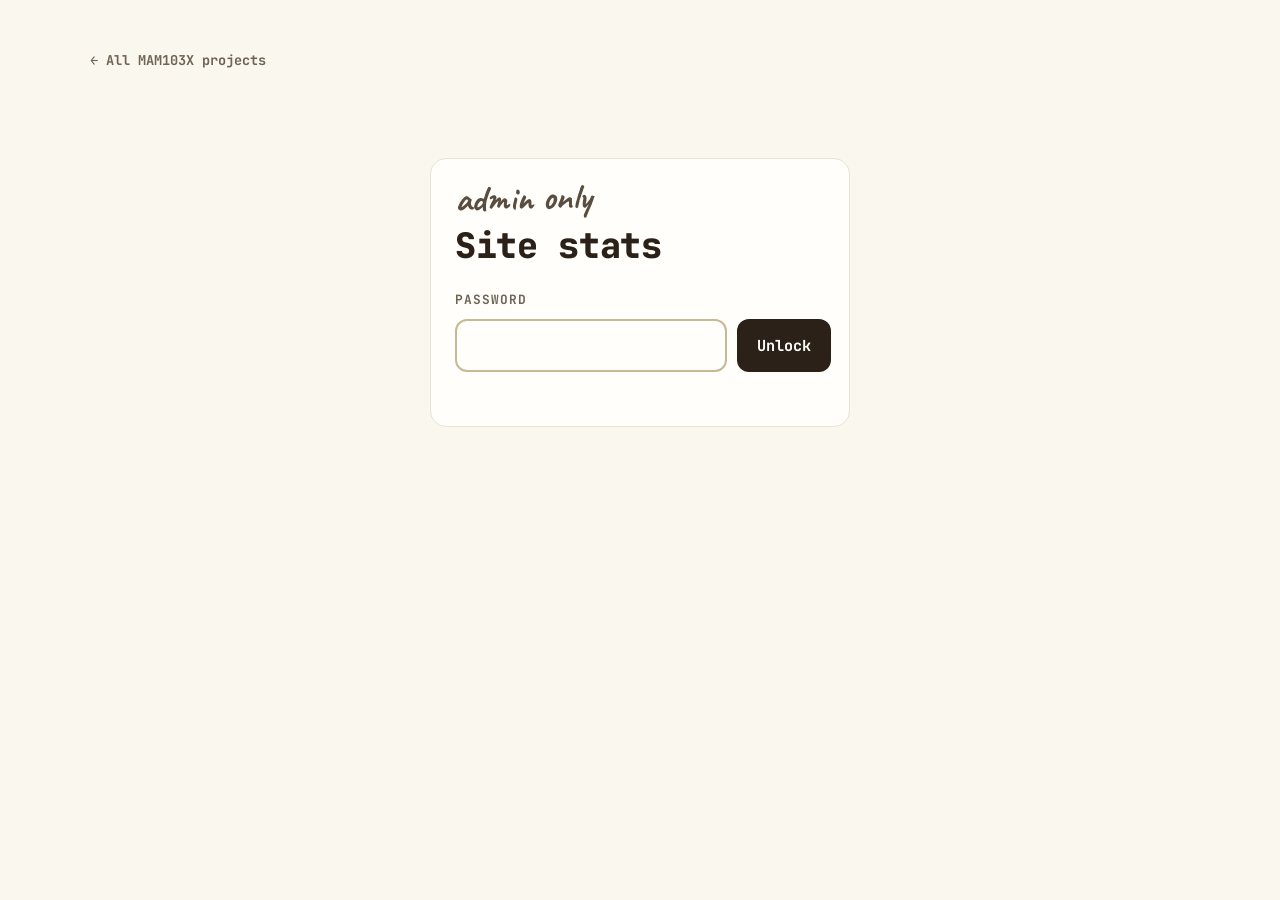
<file: public/Interactive/Admin/index.html>
<!doctype html>
<html lang="en">
<head>
<meta charset="utf-8">
<meta name="viewport" content="width=device-width, initial-scale=1">
<meta name="robots" content="noindex, nofollow">
<title>Admin · Interactive MAM103X</title>
<link rel="preconnect" href="https://fonts.googleapis.com">
<link rel="preconnect" href="https://fonts.gstatic.com" crossorigin>
<link rel="stylesheet" href="https://fonts.googleapis.com/css2?family=Caveat:wght@500;700&family=JetBrains+Mono:wght@500;700;800&display=swap">
<style>
/* Same ivory look as the hub; the data is the only loud thing */
:root {
  --sand: #faf7ee;
  --cream: #fffefa;
  --edge: #ebe3d1;
  --grid: #efe9db;
  --ink: #2b2118;
  --muted: #6f6355;
  --soft: #8a7a66;
  --series-1: #2a78d6;   /* views */
  --series-2: #eb6834;   /* visitors */
  --good: #2f7a52;
  --bad: #b5573d;
  --f-script: "Caveat", "Segoe Print", "Bradley Hand", cursive;
  --f-mono: "JetBrains Mono", ui-monospace, "SFMono-Regular", Menlo, Consolas, monospace;
  --f-body: system-ui, -apple-system, "Segoe UI", Roboto, "Helvetica Neue", Arial, sans-serif;
  color-scheme: light;
}
* { box-sizing: border-box; }
html, body { margin: 0; }
body {
  background: var(--sand);
  color: var(--ink);
  font: 16px/1.5 var(--f-body);
  padding: 48px 16px 80px;
  min-height: 100vh;
}
.wrap { max-width: 1100px; margin: 0 auto; }
[hidden] { display: none !important; }
button { font: inherit; color: inherit; }

.back { font: 700 0.85rem/1 var(--f-mono); color: var(--muted); text-decoration: none; display: inline-block; margin-bottom: 18px; }
.back:hover { color: var(--ink); }
.byline { font: 700 clamp(1.8rem, 5vw, 2.3rem)/1 var(--f-script); color: #5a4d3f; margin: 0 0 10px; transform: rotate(-1deg); transform-origin: left; }
h1 { font: 800 clamp(1.6rem, 4.5vw, 2.2rem)/1.1 var(--f-mono); letter-spacing: -0.01em; margin: 0; }
h2 { font: 700 1.05rem/1.2 var(--f-mono); margin: 0; }
.sub { color: var(--muted); font-size: 0.9rem; margin: 4px 0 0; }

.panel { background: var(--cream); border: 1px solid var(--edge); border-radius: 16px; padding: 22px 24px; min-width: 0; }

/* ---------- login ---------- */
#login { max-width: 420px; margin: 8vh auto 0; }
#login form { margin-top: 28px; display: grid; gap: 12px; }
#login label { font: 700 0.8rem/1 var(--f-mono); letter-spacing: 0.08em; text-transform: uppercase; color: var(--muted); }
#login .row { display: flex; gap: 10px; }
#login input {
  flex: 1; min-width: 0; font: 500 1rem/1 var(--f-mono); color: var(--ink);
  background: var(--cream); border: 2px solid var(--edge); border-radius: 12px; padding: 14px 16px;
}
#login input:focus-visible { outline: none; border-color: #c9b894; }
.btn {
  font: 700 0.95rem/1 var(--f-mono); background: var(--ink); color: var(--cream);
  border: 0; border-radius: 12px; padding: 14px 20px; cursor: pointer;
}
.btn:disabled { opacity: 0.6; cursor: wait; }
.btn.ghost { background: transparent; color: var(--muted); border: 1px solid var(--edge); padding: 9px 14px; font-size: 0.85rem; }
.btn.ghost:hover { color: var(--ink); border-color: #c9b894; }
.err { color: var(--bad); font: 500 0.9rem var(--f-mono); min-height: 1.4em; margin: 0; }

/* ---------- dashboard ---------- */
.top { display: flex; flex-wrap: wrap; align-items: flex-end; justify-content: space-between; gap: 18px; margin-bottom: 26px; }
.controls { display: flex; flex-wrap: wrap; gap: 10px; align-items: center; }
.seg { display: inline-flex; background: var(--cream); border: 1px solid var(--edge); border-radius: 12px; padding: 3px; }
.seg button { border: 0; background: none; padding: 7px 12px; border-radius: 9px; font: 700 0.8rem/1 var(--f-mono); color: var(--muted); cursor: pointer; }
.seg button[aria-pressed="true"] { background: var(--ink); color: var(--cream); }
.status { font: 500 0.78rem/1 var(--f-mono); color: var(--soft); }

.filter { display: flex; align-items: center; gap: 10px; flex-wrap: wrap; margin: -8px 0 22px; font: 500 0.9rem var(--f-mono); color: var(--muted); }
.chip { display: inline-flex; align-items: center; gap: 8px; background: var(--ink); color: var(--cream); border: 0; border-radius: 999px; padding: 6px 8px 6px 14px; font: 700 0.85rem/1 var(--f-mono); cursor: pointer; }
.chip span { display: inline-grid; place-items: center; width: 20px; height: 20px; border-radius: 50%; background: rgba(255,255,255,0.18); }

.kpis { display: grid; grid-template-columns: repeat(auto-fit, minmax(170px, 1fr)); gap: 14px; margin-bottom: 18px; }
.kpi { padding: 18px 20px; }
.kpi .label { font: 700 0.72rem/1.2 var(--f-mono); letter-spacing: 0.08em; text-transform: uppercase; color: var(--muted); }
.kpi .value { font: 700 1.9rem/1.1 var(--f-body); margin-top: 8px; letter-spacing: -0.01em; }
.kpi .delta { font: 500 0.8rem/1.3 var(--f-mono); color: var(--soft); margin-top: 6px; }
.kpi .delta b { font-weight: 700; }
.kpi .delta .up { color: var(--good); }
.kpi .delta .down { color: var(--bad); }
.kpi.hero .value { font-size: 3rem; }
.live-dot { display: inline-block; width: 8px; height: 8px; border-radius: 50%; background: var(--good); margin-right: 6px; vertical-align: 2px; }

.chart-head { display: flex; flex-wrap: wrap; justify-content: space-between; align-items: baseline; gap: 8px 18px; margin-bottom: 12px; }
.legend { display: flex; gap: 16px; font: 500 0.82rem var(--f-mono); color: var(--muted); }
.legend i { display: inline-block; width: 14px; height: 3px; border-radius: 2px; vertical-align: middle; margin-right: 6px; }
.chart { position: relative; width: 100%; }
.chart svg { display: block; width: 100%; overflow: visible; }
.axis text { font: 500 11px var(--f-mono); fill: var(--soft); }
.gridline { stroke: var(--grid); stroke-width: 1; }
.baseline { stroke: var(--edge); stroke-width: 1; }
.endlabel { font: 700 11px var(--f-mono); fill: var(--muted); }
.crosshair { stroke: var(--soft); stroke-width: 1; }
.empty-chart { color: var(--soft); font: 500 0.9rem var(--f-mono); padding: 50px 0; text-align: center; }

.section-title { display: flex; justify-content: space-between; align-items: baseline; gap: 12px; margin: 34px 0 14px; }
.section-title p { margin: 0; color: var(--soft); font: 500 0.82rem var(--f-mono); }

.projects { display: grid; grid-template-columns: repeat(auto-fill, minmax(250px, 1fr)); gap: 14px; }
.proj { text-align: left; cursor: pointer; display: grid; gap: 10px; transition: border-color 0.15s, box-shadow 0.15s; padding: 18px 20px; }
.proj:hover { border-color: #c9b894; }
.proj:focus-visible { outline: 3px solid var(--series-1); outline-offset: 3px; }
.proj[aria-pressed="true"] { border-color: var(--ink); box-shadow: 0 0 0 1px var(--ink); }
.proj .name { display: flex; justify-content: space-between; align-items: baseline; gap: 8px; }
.proj .name h3 { font: 700 1rem/1.2 var(--f-mono); margin: 0; }
.proj .name a { font: 700 0.78rem var(--f-mono); color: var(--muted); text-decoration: none; white-space: nowrap; }
.proj .name a:hover { color: var(--ink); }
.proj .big { font: 700 1.6rem/1 var(--f-body); }
.proj .big small { font: 500 0.8rem var(--f-mono); color: var(--muted); margin-left: 6px; }
.share { height: 6px; border-radius: 3px; background: var(--grid); overflow: hidden; }
.share i { display: block; height: 100%; background: var(--series-1); border-radius: 3px; }
.proj dl { display: grid; grid-template-columns: repeat(3, 1fr); gap: 4px; margin: 0; }
.proj dt { font: 700 0.65rem/1.2 var(--f-mono); letter-spacing: 0.06em; text-transform: uppercase; color: var(--soft); }
.proj dd { margin: 2px 0 0; font: 600 0.92rem var(--f-body); font-variant-numeric: tabular-nums; }
.proj .last { font: 500 0.75rem var(--f-mono); color: var(--soft); }

.breakdown { display: grid; grid-template-columns: repeat(auto-fit, minmax(240px, 1fr)); gap: 14px; }
.rank { list-style: none; margin: 14px 0 0; padding: 0; display: grid; gap: 10px; }
.rank li { display: grid; grid-template-columns: minmax(0, 1fr) auto; gap: 4px 10px; font-size: 0.9rem; }
.rank .n { font: 600 0.85rem var(--f-mono); color: var(--muted); font-variant-numeric: tabular-nums; }
.rank .nm { overflow: hidden; text-overflow: ellipsis; white-space: nowrap; }
.rank .bar { grid-column: 1 / -1; height: 5px; border-radius: 3px; background: var(--grid); }
.rank .bar i { display: block; height: 100%; border-radius: 3px; background: var(--series-1); }
.rank .none { color: var(--soft); font: 500 0.85rem var(--f-mono); }

.table-wrap { overflow-x: auto; margin-top: 10px; }
table { width: 100%; border-collapse: collapse; font-size: 0.88rem; }
th { text-align: left; font: 700 0.7rem/1.2 var(--f-mono); letter-spacing: 0.06em; text-transform: uppercase; color: var(--soft); padding: 8px 10px; border-bottom: 1px solid var(--edge); white-space: nowrap; }
td { padding: 9px 10px; border-bottom: 1px solid var(--grid); white-space: nowrap; font-variant-numeric: tabular-nums; }
td.num, th.num { text-align: right; }
tr:last-child td { border-bottom: 0; }

#tip {
  position: fixed; z-index: 10; pointer-events: none; background: var(--ink); color: var(--cream);
  border-radius: 10px; padding: 9px 12px; font: 500 0.8rem/1.45 var(--f-mono); box-shadow: 0 10px 24px -12px rgba(40, 25, 10, 0.6);
  min-width: 120px;
}
#tip b { display: block; font-weight: 700; margin-bottom: 3px; }
#tip .row { display: flex; align-items: center; gap: 8px; justify-content: space-between; }
#tip .row i { width: 10px; height: 3px; border-radius: 2px; display: inline-block; margin-right: 6px; }

.note { margin-top: 40px; color: var(--soft); font-size: 0.82rem; text-align: center; }

@media (max-width: 560px) {
  body { padding-top: 32px; }
  .panel { padding: 18px; }
  .kpi.hero .value { font-size: 2.3rem; }
}
@media (prefers-reduced-motion: reduce) { .proj { transition: none; } }
</style>
</head>
<body>
<div class="wrap">
  <a class="back" href="/Interactive/">← All MAM103X projects</a>

  <!-- ---------- password gate ---------- -->
  <section id="login" class="panel" hidden>
    <p class="byline">admin only</p>
    <h1>Site stats</h1>
    <form id="login-form" autocomplete="off">
      <label for="pw">Password</label>
      <div class="row">
        <input id="pw" type="password" autocomplete="current-password" required autofocus>
        <button class="btn" id="unlock" type="submit">Unlock</button>
      </div>
      <p class="err" id="login-err" aria-live="polite"></p>
    </form>
  </section>

  <!-- ---------- dashboard ---------- -->
  <main id="dash" hidden>
    <div class="top">
      <div>
        <p class="byline">how's it going</p>
        <h1>Interactive MAM103X stats</h1>
      </div>
      <div class="controls">
        <div class="seg" role="group" aria-label="Time range" id="range">
          <button type="button" data-days="1">24 hours</button>
          <button type="button" data-days="7">7 days</button>
          <button type="button" data-days="30">30 days</button>
          <button type="button" data-days="90">90 days</button>
          <button type="button" data-days="0">All time</button>
        </div>
        <button class="btn ghost" type="button" id="refresh">Refresh</button>
        <button class="btn ghost" type="button" id="logout">Lock</button>
      </div>
    </div>

    <div class="filter" id="filter">
      <span id="filter-label">Whole site</span>
      <button class="chip" type="button" id="clear-filter" hidden>
        <em id="filter-name"></em><span aria-hidden="true">✕</span>
      </button>
      <span class="status" id="status" aria-live="polite"></span>
    </div>

    <div class="kpis" id="kpis"></div>

    <section class="panel">
      <div class="chart-head">
        <div>
          <h2 id="daily-title">Views per day</h2>
          <p class="sub">A view is one page open. A visitor is one browser.</p>
        </div>
        <div class="legend">
          <span><i style="background:var(--series-1)"></i>Views</span>
          <span><i style="background:var(--series-2)"></i>Visitors</span>
        </div>
      </div>
      <div class="chart" id="daily"></div>
    </section>

    <div class="section-title">
      <h2>Projects</h2>
      <p>Click a project to filter everything to it</p>
    </div>
    <div class="projects" id="projects"></div>

    <div class="section-title">
      <h2 id="breakdown-title">Where visits come from</h2>
    </div>
    <div class="breakdown">
      <section class="panel"><h2>Referrers</h2><ol class="rank" id="referrers"></ol></section>
      <section class="panel"><h2>Countries</h2><ol class="rank" id="countries"></ol></section>
      <section class="panel"><h2>Devices</h2><ol class="rank" id="devices"></ol></section>
      <section class="panel">
        <h2>Time of day</h2>
        <p class="sub">Views by hour, South African time</p>
        <div class="chart" id="hours"></div>
      </section>
    </div>

    <div class="section-title">
      <h2>Latest visits</h2>
      <p>Most recent 25</p>
    </div>
    <section class="panel">
      <div class="table-wrap">
        <table>
          <thead><tr><th>When</th><th>Page</th><th>From</th><th>Country</th><th>Device</th><th class="num">Time on page</th><th class="num">Clicks &amp; keys</th></tr></thead>
          <tbody id="recent"></tbody>
        </table>
      </div>
    </section>

    <p class="note">Counts are anonymous: a random id per browser, no names, no IP addresses. Visits from before the tracker was added aren't included.</p>
  </main>
</div>
<div id="tip" hidden></div>

<script>
(() => {
  const $ = id => document.getElementById(id);
  const KEY = "mam103x_admin";
  const NS = "http://www.w3.org/2000/svg";
  const DAY = 86400000;
  let password = "";
  try { password = sessionStorage.getItem(KEY) || ""; } catch {}
  let days = 30, project = "", data = null, timer = null;
  try { days = +(localStorage.getItem(KEY + "_days") ?? 30); } catch {}

  /* ---------- formatting ---------- */
  const esc = s => String(s).replace(/[&<>"']/g, c => ({ "&": "&amp;", "<": "&lt;", ">": "&gt;", '"': "&quot;", "'": "&#39;" }[c]));
  const num = n => Math.round(n).toLocaleString("en-US");
  const compact = n => n >= 10000 ? (n / 1000).toFixed(n >= 100000 ? 0 : 1).replace(/\.0$/, "") + "K" : num(n);
  const dec = n => n >= 10 ? num(n) : n.toFixed(1);
  const dur = s => {
    s = Math.round(s);
    if (!s) return "–";
    if (s < 60) return s + "s";
    if (s < 3600) return Math.floor(s / 60) + "m " + String(s % 60).padStart(2, "0") + "s";
    return Math.floor(s / 3600) + "h " + String(Math.floor(s / 60) % 60).padStart(2, "0") + "m";
  };
  const ago = ts => {
    const s = (Date.now() - ts) / 1000;
    if (s < 60) return "just now";
    if (s < 3600) return Math.floor(s / 60) + " min ago";
    if (s < 86400) return Math.floor(s / 3600) + " h ago";
    if (s < 86400 * 30) return Math.floor(s / 86400) + " d ago";
    return new Date(ts).toLocaleDateString("en-ZA", { day: "numeric", month: "short", year: "numeric" });
  };
  const pageName = p => p === "Home" ? "Hub page" : p.replace(/([a-z])([A-Z])/g, "$1 $2");
  const pageHref = p => p === "Home" ? "/Interactive/" : "/Interactive/" + encodeURIComponent(p) + "/";
  let regions = null;
  try { regions = new Intl.DisplayNames(["en"], { type: "region" }); } catch {}
  const country = c => {
    if (!c) return "Unknown";
    if (c === "T1") return "Tor network";
    if (c === "XX") return "Unknown";
    const flag = /^[A-Z]{2}$/.test(c) ? String.fromCodePoint(...[...c].map(ch => 0x1f1a5 + ch.charCodeAt(0))) + " " : "";
    let name = c;
    try { name = regions ? regions.of(c) : c; } catch {}
    return flag + name;
  };
  const dateLabel = (d, withYear) => new Date(d + "T12:00:00Z").toLocaleDateString("en-ZA", { day: "numeric", month: "short", ...(withYear ? { year: "numeric" } : {}), timeZone: "UTC" });
  const addDay = (d, n) => new Date(Date.parse(d + "T12:00:00Z") + n * DAY).toISOString().slice(0, 10);
  const niceMax = v => {
    if (v <= 4) return 4;
    const p = Math.pow(10, Math.floor(Math.log10(v))), m = v / p;
    return (m <= 1 ? 1 : m <= 2 ? 2 : m <= 2.5 ? 2.5 : m <= 5 ? 5 : 10) * p;
  };

  /* ---------- tooltip ---------- */
  const tip = $("tip");
  function showTip(html, x, y) {
    tip.innerHTML = html;
    tip.hidden = false;
    const r = tip.getBoundingClientRect();
    let left = x + 14, top = y - r.height - 12;
    if (left + r.width > innerWidth - 8) left = x - r.width - 14;
    if (top < 8) top = y + 16;
    tip.style.left = Math.max(8, left) + "px";
    tip.style.top = top + "px";
  }
  const hideTip = () => { tip.hidden = true; };
  const tipRow = (color, label, value) =>
    `<div class="row"><span>${color ? `<i style="background:${color}"></i>` : ""}${label}</span><span>${value}</span></div>`;

  /* ---------- svg helpers ---------- */
  const el = (name, attrs, parent) => {
    const e = document.createElementNS(NS, name);
    for (const k in attrs) e.setAttribute(k, attrs[k]);
    if (parent) parent.appendChild(e);
    return e;
  };
  const css = v => getComputedStyle(document.documentElement).getPropertyValue(v).trim();

  /* line chart: rows = [{label, values: {...}}], series = [{key, label, color}] */
  function lineChart(box, rows, series, opts = {}) {
    box.innerHTML = "";
    const compactMode = !!opts.compact;
    const W = box.clientWidth || 300, H = opts.height || 260;
    const m = compactMode ? { l: 4, r: 4, t: 6, b: 6 } : { l: 44, r: 40, t: 14, b: 30 };
    const n = rows.length;
    const max = niceMax(Math.max(1, ...rows.flatMap(r => series.map(s => r.values[s.key] || 0))));
    const x = i => m.l + (n === 1 ? (W - m.l - m.r) / 2 : i * (W - m.l - m.r) / (n - 1));
    const y = v => m.t + (H - m.t - m.b) * (1 - v / max);
    const svg = el("svg", { viewBox: `0 0 ${W} ${H}`, height: H, role: "img", "aria-label": opts.label || "chart" }, box);

    if (!compactMode) {
      const ax = el("g", { class: "axis" }, svg);
      for (let k = 0; k <= 4; k++) {
        const v = max * k / 4, yy = y(v);
        el("line", { x1: m.l, x2: W - m.r, y1: yy, y2: yy, class: k ? "gridline" : "baseline" }, ax);
        el("text", { x: m.l - 8, y: yy + 4, "text-anchor": "end" }, ax).textContent = compact(v);
      }
      const every = Math.max(1, Math.ceil(n / Math.max(2, Math.floor((W - m.l - m.r) / 80))));
      for (let i = 0; i < n; i += every) {
        el("text", { x: x(i), y: H - 8, "text-anchor": n === 1 ? "middle" : i === 0 ? "start" : "middle" }, ax).textContent = rows[i].label;
      }
    } else {
      el("line", { x1: m.l, x2: W - m.r, y1: y(0), y2: y(0), class: "baseline" }, svg);
    }

    series.forEach((s, si) => {
      const color = css(s.color);
      const pts = rows.map((r, i) => [x(i), y(r.values[s.key] || 0)]);
      if (si === 0 && n > 1) {
        el("path", { d: `M${pts[0][0]},${y(0)}L` + pts.map(p => p.join(",")).join("L") + `L${pts[n - 1][0]},${y(0)}Z`, fill: color, "fill-opacity": 0.1 }, svg);
      }
      if (n > 1) el("path", { d: "M" + pts.map(p => p.join(",")).join("L"), fill: "none", stroke: color, "stroke-width": 2, "stroke-linejoin": "round", "stroke-linecap": "round" }, svg);
      const last = pts[n - 1];
      el("circle", { cx: last[0], cy: last[1], r: compactMode ? 3 : 4, fill: color, stroke: css("--cream"), "stroke-width": 2 }, svg);
    });

    // end labels, only when they don't collide
    if (!compactMode && n) {
      const ends = series.map(s => ({ s, v: rows[n - 1].values[s.key] || 0 })).map(e => ({ ...e, y: y(e.v) }));
      const clash = ends.some((a, i) => ends.some((b, j) => i < j && Math.abs(a.y - b.y) < 14));
      if (!clash) ends.forEach(e => {
        el("text", { x: x(n - 1) + 8, y: e.y + 4, class: "endlabel" }, svg).textContent = compact(e.v);
      });
    }

    // hover layer: crosshair + tooltip
    const hover = el("g", { visibility: "hidden" }, svg);
    const cross = el("line", { y1: m.t, y2: H - m.b, class: "crosshair" }, hover);
    const dots = series.map(s => el("circle", { r: 4, fill: css(s.color), stroke: css("--cream"), "stroke-width": 2 }, hover));
    const hit = el("rect", { x: 0, y: 0, width: W, height: H, fill: "transparent" }, svg);
    const move = ev => {
      const rect = svg.getBoundingClientRect();
      const px = (ev.clientX - rect.left) * (W / rect.width);
      const i = n === 1 ? 0 : Math.max(0, Math.min(n - 1, Math.round((px - m.l) / ((W - m.l - m.r) / (n - 1)))));
      const r = rows[i];
      hover.setAttribute("visibility", "visible");
      cross.setAttribute("x1", x(i)); cross.setAttribute("x2", x(i));
      series.forEach((s, k) => { dots[k].setAttribute("cx", x(i)); dots[k].setAttribute("cy", y(r.values[s.key] || 0)); });
      showTip(`<b>${esc(r.full || r.label)}</b>` + series.map(s => tipRow(css(s.color), s.label, num(r.values[s.key] || 0))).join(""), ev.clientX, ev.clientY);
    };
    hit.addEventListener("pointermove", move);
    hit.addEventListener("pointerdown", move);
    hit.addEventListener("pointerleave", () => { hover.setAttribute("visibility", "hidden"); hideTip(); });
  }

  /* column chart for the 24 hours */
  function hourChart(box, hours) {
    box.innerHTML = "";
    const W = box.clientWidth || 240, H = 150, m = { l: 4, r: 4, t: 10, b: 22 };
    const vals = Array.from({ length: 24 }, (_, h) => (hours.find(r => r.hour === h) || {}).views || 0);
    const max = Math.max(1, ...vals);
    const slot = (W - m.l - m.r) / 24, bw = Math.min(24, Math.max(2, slot - 2));
    const svg = el("svg", { viewBox: `0 0 ${W} ${H}`, height: H, role: "img", "aria-label": "Views by hour of day" }, box);
    const color = css("--series-1");
    el("line", { x1: m.l, x2: W - m.r, y1: H - m.b, y2: H - m.b, class: "baseline" }, svg);
    const ax = el("g", { class: "axis" }, svg);
    [0, 6, 12, 18].forEach(h => { el("text", { x: m.l + slot * h + slot / 2, y: H - 6, "text-anchor": "middle" }, ax).textContent = String(h).padStart(2, "0") + "h"; });
    vals.forEach((v, h) => {
      const bh = v ? Math.max(3, (H - m.t - m.b) * v / max) : 0;
      const bx = m.l + slot * h + (slot - bw) / 2, by = H - m.b - bh, rr = Math.min(4, bw / 2, bh);
      if (bh) el("path", { d: `M${bx},${H - m.b}V${by + rr}Q${bx},${by} ${bx + rr},${by}H${bx + bw - rr}Q${bx + bw},${by} ${bx + bw},${by + rr}V${H - m.b}Z`, fill: color }, svg);
      const t = el("rect", { x: m.l + slot * h, y: m.t, width: slot, height: H - m.t - m.b, fill: "transparent" }, svg);
      const show = ev => showTip(`<b>${String(h).padStart(2, "0")}:00 – ${String(h).padStart(2, "0")}:59</b>` + tipRow(color, "Views", num(v)), ev.clientX, ev.clientY);
      t.addEventListener("pointermove", show);
      t.addEventListener("pointerdown", show);
      t.addEventListener("pointerleave", hideTip);
    });
  }

  /* ---------- rendering ---------- */
  function dayRange() {
    const end = data.today;
    let start = data.days ? addDay(end, -(data.days - 1)) : (data.firstDay || end);
    const out = [];
    for (let d = start; d <= end; d = addDay(d, 1)) out.push(d);
    return out;
  }

  function delta(cur, prev, betterUp = true) {
    if (!data.previous) return `<div class="delta">all time</div>`;
    const label = data.days === 1 ? "previous 24 hours" : `previous ${data.days} days`;
    if (!prev) return `<div class="delta">${cur ? "nothing in the" : "no change vs"} ${label}</div>`;
    const pct = (cur - prev) / prev * 100;
    if (Math.abs(pct) < 0.5) return `<div class="delta">no change vs ${label}</div>`;
    const up = pct > 0, good = up === betterUp;
    return `<div class="delta"><b class="${good ? "up" : "down"}">${up ? "▲" : "▼"} ${Math.abs(pct).toFixed(0)}%</b> vs ${label}</div>`;
  }

  function renderKpis() {
    const t = data.totals, p = data.previous || {};
    $("kpis").innerHTML = [
      `<div class="panel kpi hero"><div class="label">Views</div><div class="value">${compact(t.views)}</div>${delta(t.views, p.views)}</div>`,
      `<div class="panel kpi"><div class="label">Unique visitors</div><div class="value">${compact(t.visitors)}</div>${delta(t.visitors, p.visitors)}</div>`,
      `<div class="panel kpi"><div class="label">Avg time on page</div><div class="value">${dur(t.avgDuration)}</div>${delta(t.avgDuration, p.avgDuration)}</div>`,
      `<div class="panel kpi"><div class="label">Clicks &amp; keys per view</div><div class="value">${dec(t.avgInteractions)}</div>${delta(t.avgInteractions, p.avgInteractions)}</div>`,
      `<div class="panel kpi"><div class="label">On the site now</div><div class="value">${data.activeNow ? '<span class="live-dot"></span>' : ""}${num(data.activeNow)}</div><div class="delta">visitors in the last 5 min</div></div>`,
    ].join("");
  }

  function renderDaily() {
    const range = dayRange(), byDay = new Map(data.daily.map(r => [r.day, r]));
    const spansYears = range.length && range[0].slice(0, 4) !== range[range.length - 1].slice(0, 4);
    const rows = range.map(d => ({ label: dateLabel(d, spansYears), full: dateLabel(d, true), values: byDay.get(d) || { views: 0, visitors: 0 } }));
    $("daily-title").textContent = project ? pageName(project) + ": views per day" : "Views per day";
    if (!data.totals.views) {
      $("daily").innerHTML = `<div class="empty-chart">No visits in this range yet.</div>`;
      return;
    }
    lineChart($("daily"), rows, [
      { key: "views", label: "Views", color: "--series-1" },
      { key: "visitors", label: "Visitors", color: "--series-2" },
    ], { label: "Views and visitors per day" });
  }

  function renderProjects() {
    const range = dayRange();
    const stats = new Map(data.projects.map(r => [r.project, r]));
    const names = [...new Set([...data.projects.map(r => r.project), ...data.allProjects])];
    const total = data.projects.reduce((a, r) => a + r.views, 0) || 1;
    const box = $("projects");
    box.innerHTML = "";
    if (!names.length) {
      box.innerHTML = `<div class="panel empty-chart">No visits recorded yet. They'll show up here once people open the site.</div>`;
      return;
    }
    names.forEach(name => {
      const s = stats.get(name) || { views: 0, visitors: 0, avgDuration: 0, avgInteractions: 0, lastVisit: 0 };
      const card = document.createElement("div");
      card.className = "panel proj";
      card.tabIndex = 0;
      card.setAttribute("role", "button");
      card.setAttribute("aria-pressed", String(project === name));
      card.innerHTML = `
        <div class="name"><h3>${esc(pageName(name))}</h3><a href="${pageHref(name)}" target="_blank" rel="noopener">open ↗</a></div>
        <div class="big">${num(s.views)}<small>views · ${Math.round(s.views / total * 100)}% of site</small></div>
        <div class="share"><i style="width:${s.views / total * 100}%"></i></div>
        <div class="spark"></div>
        <dl>
          <div><dt>Visitors</dt><dd>${num(s.visitors)}</dd></div>
          <div><dt>Avg time</dt><dd>${dur(s.avgDuration)}</dd></div>
          <div><dt>Clicks/view</dt><dd>${dec(s.avgInteractions)}</dd></div>
        </dl>
        <div class="last">${s.lastVisit ? "Last visit " + ago(s.lastVisit) : "No visits in this range"}</div>`;
      card.querySelector("a").addEventListener("click", e => e.stopPropagation());
      const toggle = () => { project = project === name ? "" : name; load(); };
      card.addEventListener("click", toggle);
      card.addEventListener("keydown", e => { if (e.key === "Enter" || e.key === " ") { e.preventDefault(); toggle(); } });
      box.appendChild(card);
      const per = new Map(data.projectDaily.filter(r => r.project === name).map(r => [r.day, r.views]));
      const rows = range.map(d => ({ label: dateLabel(d), full: dateLabel(d, true), values: { views: per.get(d) || 0 } }));
      lineChart(card.querySelector(".spark"), rows, [{ key: "views", label: "Views", color: "--series-1" }], { compact: true, height: 44, label: pageName(name) + " views per day" });
    });
  }

  function rank(id, rows, fmt) {
    const max = Math.max(1, ...rows.map(r => r.views));
    $(id).innerHTML = rows.length
      ? rows.map(r => `<li><span class="nm" title="${esc(fmt(r.name))}">${esc(fmt(r.name))}</span><span class="n">${num(r.views)}</span><span class="bar"><i style="width:${r.views / max * 100}%"></i></span></li>`).join("")
      : `<li class="none">Nothing yet</li>`;
  }

  function renderBreakdown() {
    $("breakdown-title").textContent = project ? `Where ${pageName(project)} visits come from` : "Where visits come from";
    rank("referrers", data.referrers, n => n || "Direct / unknown");
    rank("countries", data.countries, country);
    rank("devices", data.devices, n => n || "Unknown");
    hourChart($("hours"), data.hours);
  }

  function renderRecent() {
    $("recent").innerHTML = data.recent.length
      ? data.recent.map(r => `<tr>
          <td title="${esc(new Date(r.ts).toLocaleString("en-ZA"))}">${ago(r.ts)}</td>
          <td>${esc(pageName(r.project))}</td>
          <td>${esc(r.referrer || "Direct")}</td>
          <td>${esc(country(r.country))}</td>
          <td>${esc(r.device || "–")}</td>
          <td class="num">${dur(r.duration)}</td>
          <td class="num">${num(r.interactions)}</td></tr>`).join("")
      : `<tr><td colspan="7" class="empty-chart">No visits yet.</td></tr>`;
  }

  function render() {
    if (!data) return;
    $("filter-label").textContent = project ? "Showing only" : "Whole site";
    $("clear-filter").hidden = !project;
    $("filter-name").textContent = project ? pageName(project) : "";
    document.querySelectorAll("#range button").forEach(b => b.setAttribute("aria-pressed", String(+b.dataset.days === days)));
    renderKpis();
    renderDaily();
    renderProjects();
    renderBreakdown();
    renderRecent();
    $("status").textContent = "Updated " + new Date(data.now).toLocaleTimeString("en-ZA", { hour: "2-digit", minute: "2-digit" });
  }

  /* ---------- data + auth ---------- */
  async function load() {
    $("status").textContent = "Loading…";
    let res;
    try {
      res = await fetch(`/Interactive/api/stats?days=${days}&project=${encodeURIComponent(project)}`, {
        headers: { authorization: "Bearer " + password },
        cache: "no-store",
      });
    } catch {
      $("status").textContent = "Couldn't reach the server.";
      return false;
    }
    if (res.status === 401) { lock("Wrong password."); return false; }
    if (!res.ok) { $("status").textContent = "Server error (" + res.status + ")."; return false; }
    data = await res.json();
    $("login").hidden = true;
    $("dash").hidden = false;
    render();
    clearInterval(timer);
    timer = setInterval(() => { if (document.visibilityState === "visible") load(); }, 60000);
    return true;
  }

  function lock(msg) {
    password = "";
    data = null;
    try { sessionStorage.removeItem(KEY); } catch {}
    clearInterval(timer);
    $("dash").hidden = true;
    $("login").hidden = false;
    $("login-err").textContent = msg || "";
    $("pw").value = "";
    $("pw").focus();
  }

  $("login-form").addEventListener("submit", async e => {
    e.preventDefault();
    password = $("pw").value;
    $("unlock").disabled = true;
    $("login-err").textContent = "";
    if (await load()) { try { sessionStorage.setItem(KEY, password); } catch {} }
    $("unlock").disabled = false;
  });
  $("logout").addEventListener("click", () => lock());
  $("refresh").addEventListener("click", load);
  $("clear-filter").addEventListener("click", () => { project = ""; load(); });
  $("range").addEventListener("click", e => {
    const b = e.target.closest("button[data-days]");
    if (!b) return;
    days = +b.dataset.days;
    try { localStorage.setItem(KEY + "_days", days); } catch {}
    load();
  });

  let lastW = 0;
  new ResizeObserver(() => {
    const w = document.querySelector(".wrap").clientWidth;
    if (w !== lastW) { lastW = w; render(); }
  }).observe(document.querySelector(".wrap"));
  addEventListener("scroll", hideTip, { passive: true });

  if (![0, 1, 7, 30, 90].includes(days)) days = 30;
  if (password) load(); else lock();
})();
</script>
</body>
</html>
</file>
